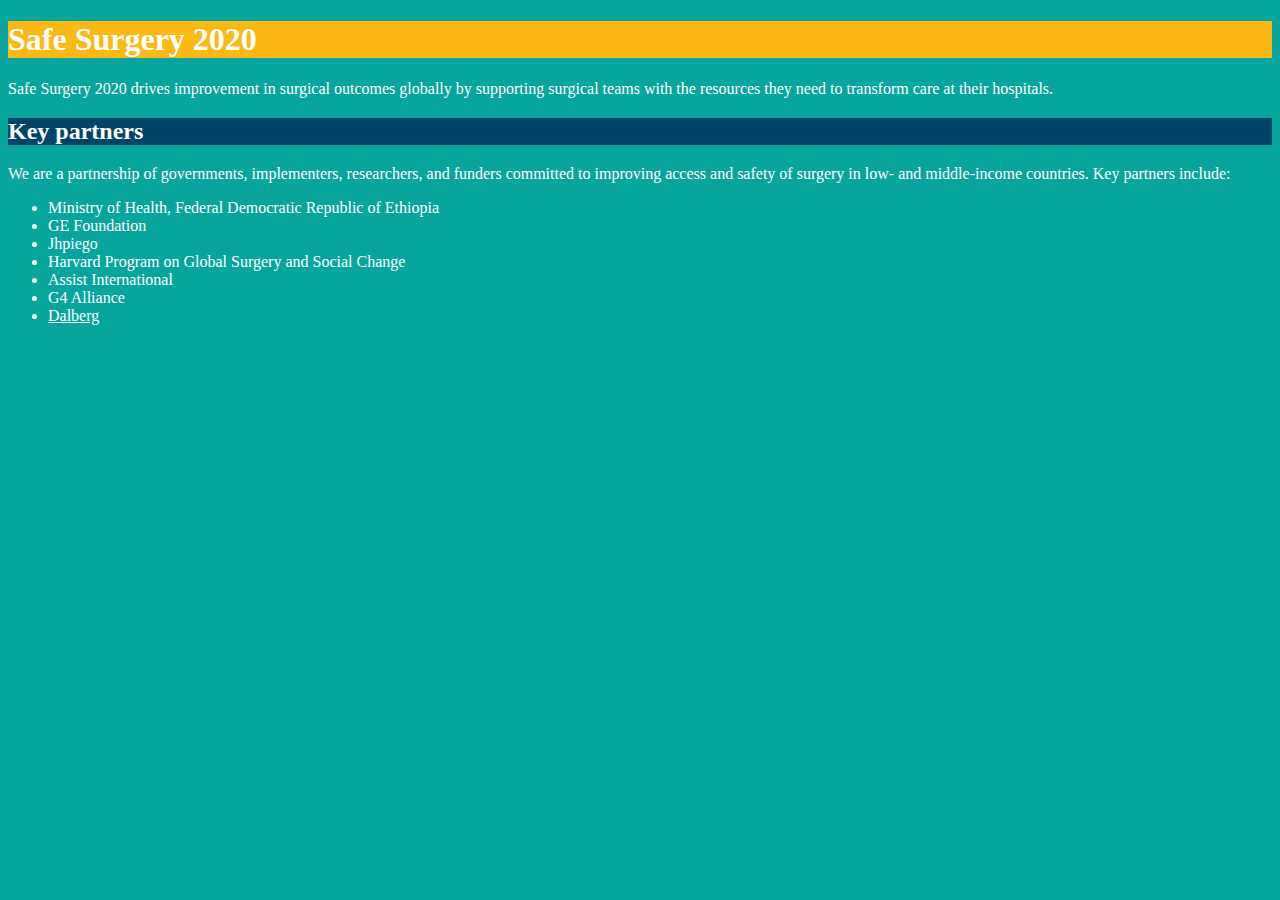
<file: index.html>
<!DOCTYPE html>

<head>

<link rel="stylesheet" type="text/css" href="css/style.css">

<title>Safe Surgery 2020 
</title>

<body>
	<h1>Safe Surgery 2020</h1>

	<p>Safe Surgery 2020 drives improvement in surgical outcomes globally by supporting surgical teams with the resources they need to transform care at their hospitals.</p>

	<h2>Key partners</h2>

	<p>We are a partnership of governments, implementers, researchers, and funders committed to improving access and safety of surgery in low- and middle-income countries. Key partners include:
	<ul>
	<li> Ministry of Health, Federal Democratic Republic of Ethiopia
	<li> GE Foundation
	<li> Jhpiego
	<li> Harvard Program on Global Surgery and Social Change
	<li> Assist International
	<li> G4 Alliance
	<li> <a href="www.dalberg.com">Dalberg</a>
	</ul>
</body>

<html>
</file>
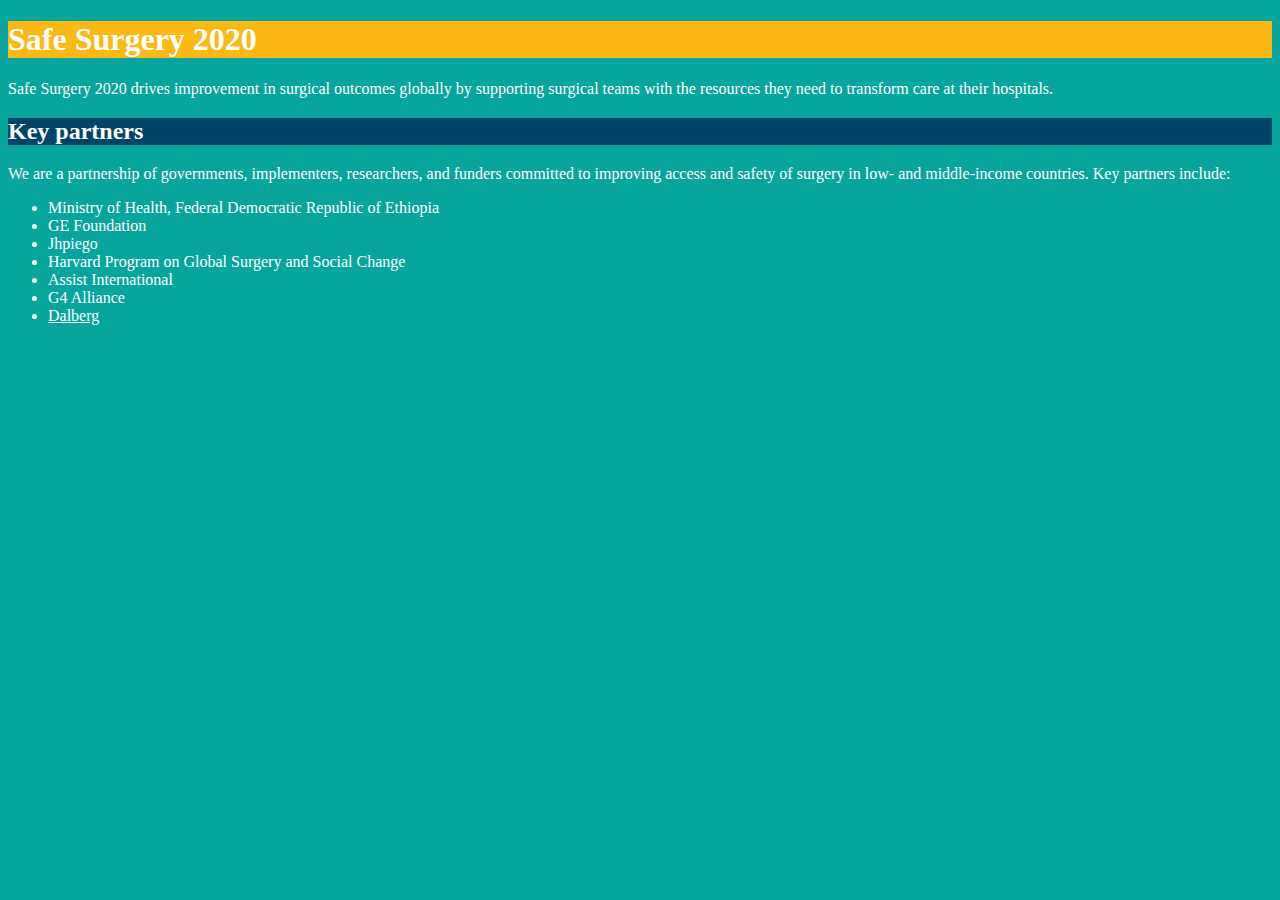
<file: unit_1/index.html>
<!DOCTYPE html>
<head>
	<link rel="stylesheet" type="text/css" href="css/style.css">
	<title>Safe Surgery 2020 </title>
</head>
<body>
	<h1>Safe Surgery 2020</h1>
	<p>Safe Surgery 2020 drives improvement in surgical outcomes globally by supporting surgical teams with the resources they need to transform care at their hospitals.</p>
	<h2>Key partners</h2>
	<p>We are a partnership of governments, implementers, researchers, and funders committed to improving access and safety of surgery in low- and middle-income countries. Key partners include:</p>
	<ul>
		<li> Ministry of Health, Federal Democratic Republic of Ethiopia</li>
		<li> GE Foundation</li>
		<li> Jhpiego</li>
		<li> Harvard Program on Global Surgery and Social Change</li>
		<li> Assist International</li>
		<li> G4 Alliance</li>
		<li> <a href="www.dalberg.com">Dalberg</a></li>
	</ul>
</body>
</html>
</file>
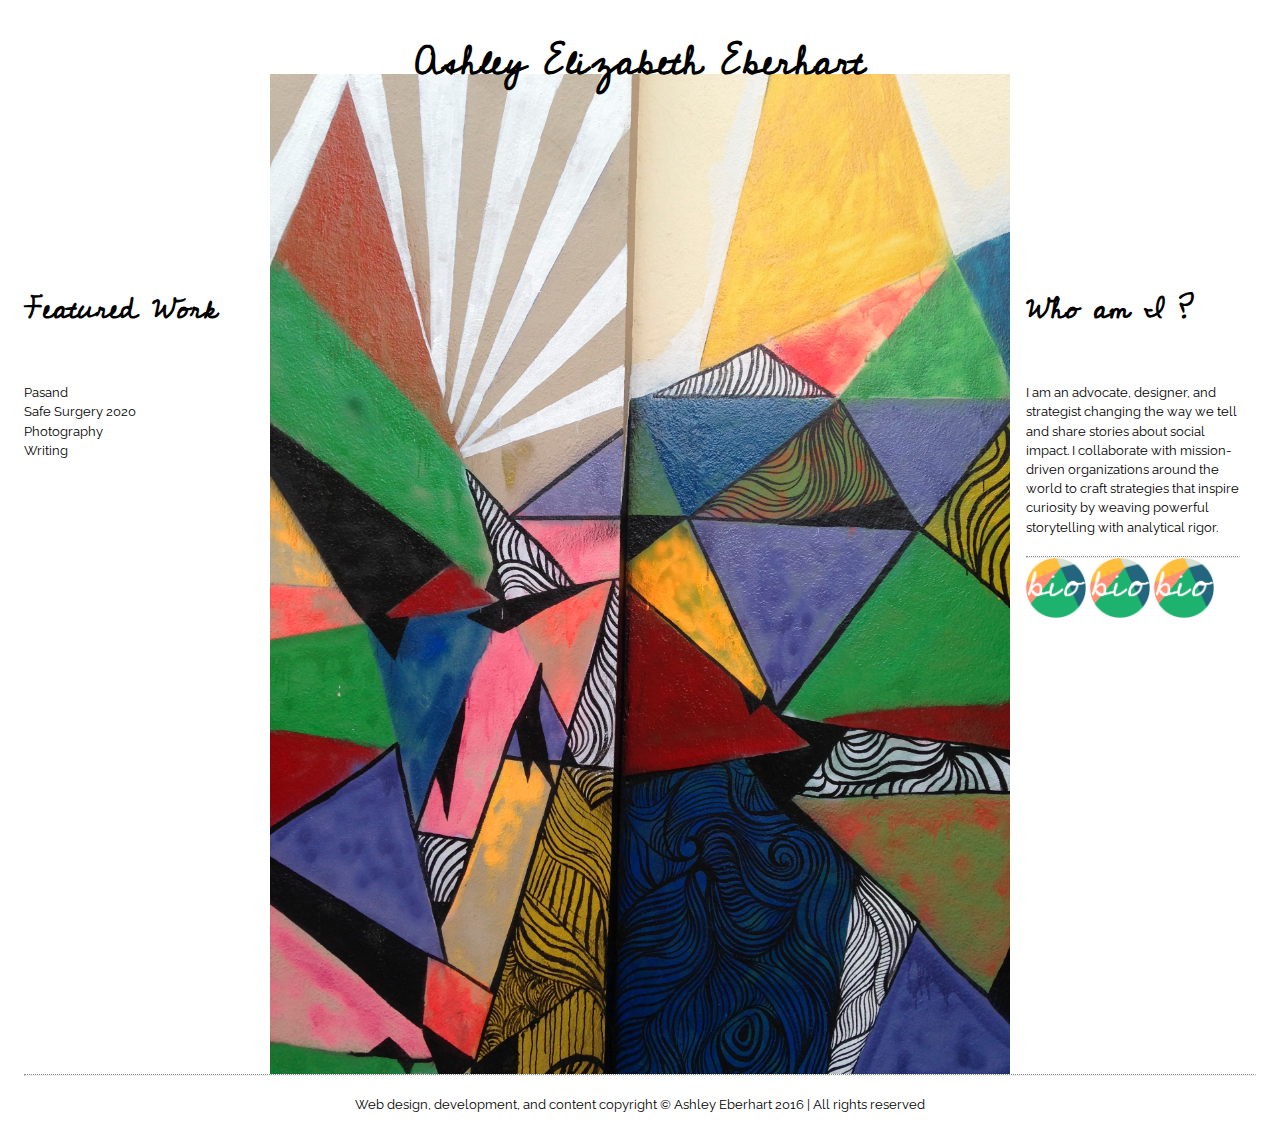
<file: unit_4/index.html>
<!DOCTYPE html>
<html>

<head>
	<title>Ashley Elizabeth Eberhart</title>
	<link rel="stylesheet" type="text/css" href="css/style.css">
</head>
<body>
	<div id="container">
		<header>
			<h1>Ashley Elizabeth Eberhart</h1>
		</header>
		<section id="leftbar">
			<h2>Featured Work</h2>
			<ul>
				<li><a href="www.pasand.org">Pasand</a></li>
				<li><a href="www.safesurgery2020.org">Safe Surgery 2020</a></li>
				<li>Photography</li>
				<li>Writing</li>
			</ul>
		</section>
		<div id="middlebar">
		</div>
		<section id="rightbar">
			<h2>Who am I ?</h2>
			<p id="slogan">I am an advocate, designer, and strategist changing the way we tell and share stories about social impact. I collaborate with mission-driven organizations around the world to craft strategies that inspire curiosity by weaving powerful storytelling with analytical rigor.</p>
			<hr>
			<a href="#"><img src="images/bio.png" height="60" width="60" title="Link to bio" alt="bio"></a>
			<a href="#"><img src="images/bio.png" height="60" width="60" title="Link to CV (button to be changed)" alt="bio"></a>
			<a href="#"><img src="images/bio.png" height="60" width="60" title="Link to Contact (button to be changed)" alt="bio"></a>
		</section>
		<footer>
			<hr>
			<p>Web design, development, and content copyright &copy; Ashley Eberhart 2016 | All rights reserved</p>
		</footer>
	</div>
</body>
</html>
</file>
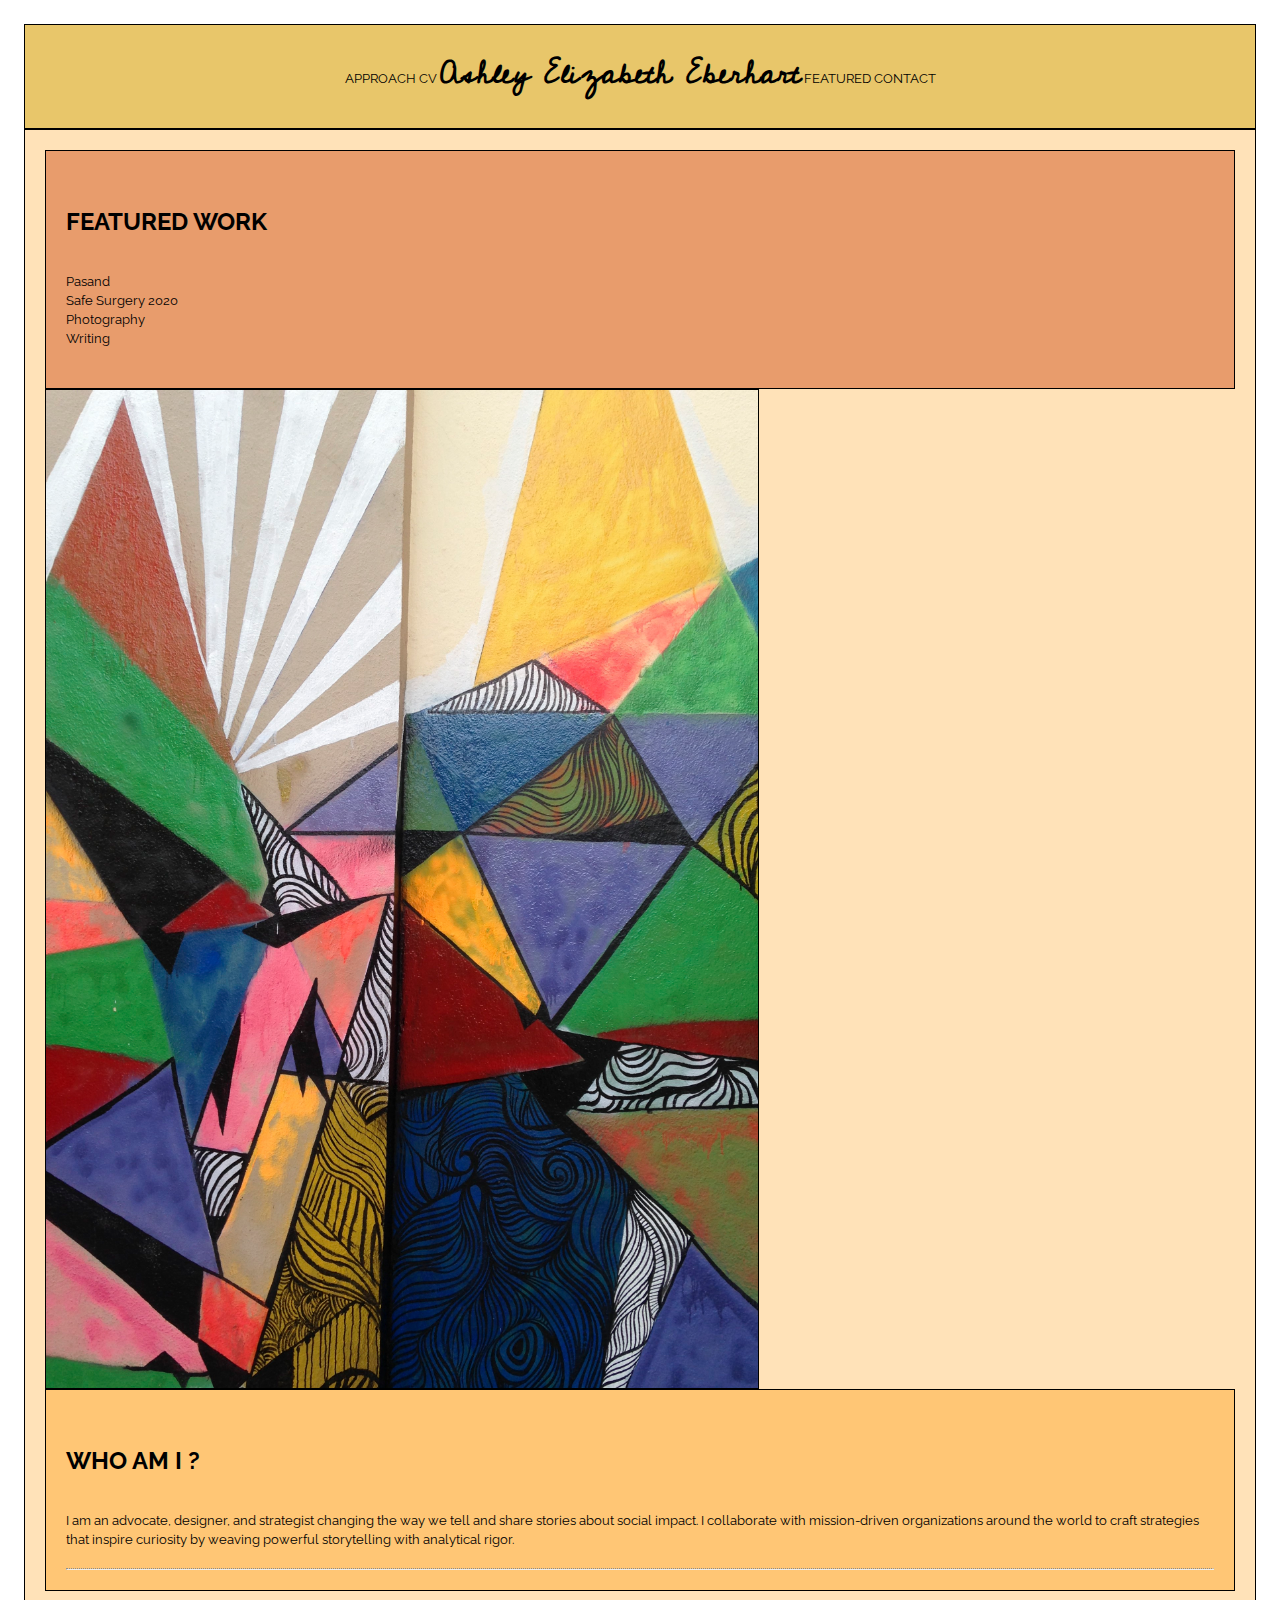
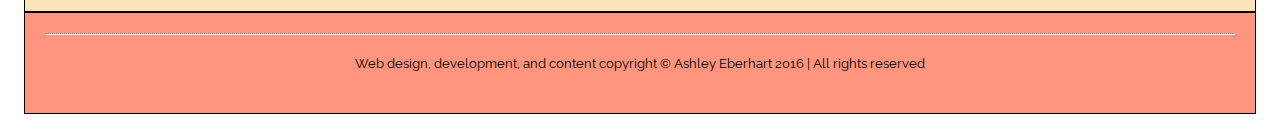
<file: unit_5/index.html>
<!DOCTYPE html>
<html>

<head>
	<title>Ashley Elizabeth Eberhart</title>
	<link rel="stylesheet" type="text/css" href="css/style.css">
</head>
<body>
	<div class="wrapper">
		
		<nav>
			<ul>
				<li class="menu"><a href="#">Approach</a></li>
				<li class="menu"><a href="#">CV</a></li>
				<li id="menulogo"><h1>Ashley Elizabeth Eberhart</h1></li>
				<li class="menu"><a href="#">Featured</a></li>
				<li class="menu"><a href="#">Contact</a></li>
			</ul>
		</nav>

		<section> 
			<article id="leftbar">
				<h2>Featured Work</h2>
				<ul>
					<li id="featured"><a href="www.pasand.org">Pasand</a></li>
					<li id="featured"><a href="www.safesurgery2020.org">Safe Surgery 2020</a></li>
					<li id="featured"><a href="#">Photography</a></li>
					<li id="featured"><a href="#">Writing</a></li>
				</ul>
			</article>
			<aside id=middlebar></aside>
			<aside id="rightbar">
				<h2>Who am I ?</h2>
				<p id="slogan">I am an advocate, designer, and strategist changing the way we tell and share stories about social impact. I collaborate with mission-driven organizations around the world to craft strategies that inspire curiosity by weaving powerful storytelling with analytical rigor.</p>
				<hr>
			</aside>
		</section>
		
		<footer>
			<hr>
			<p>Web design, development, and content copyright &copy; Ashley Eberhart 2016 | All rights reserved</p>
		</footer>

	</div>
</body>
</html>
</file>
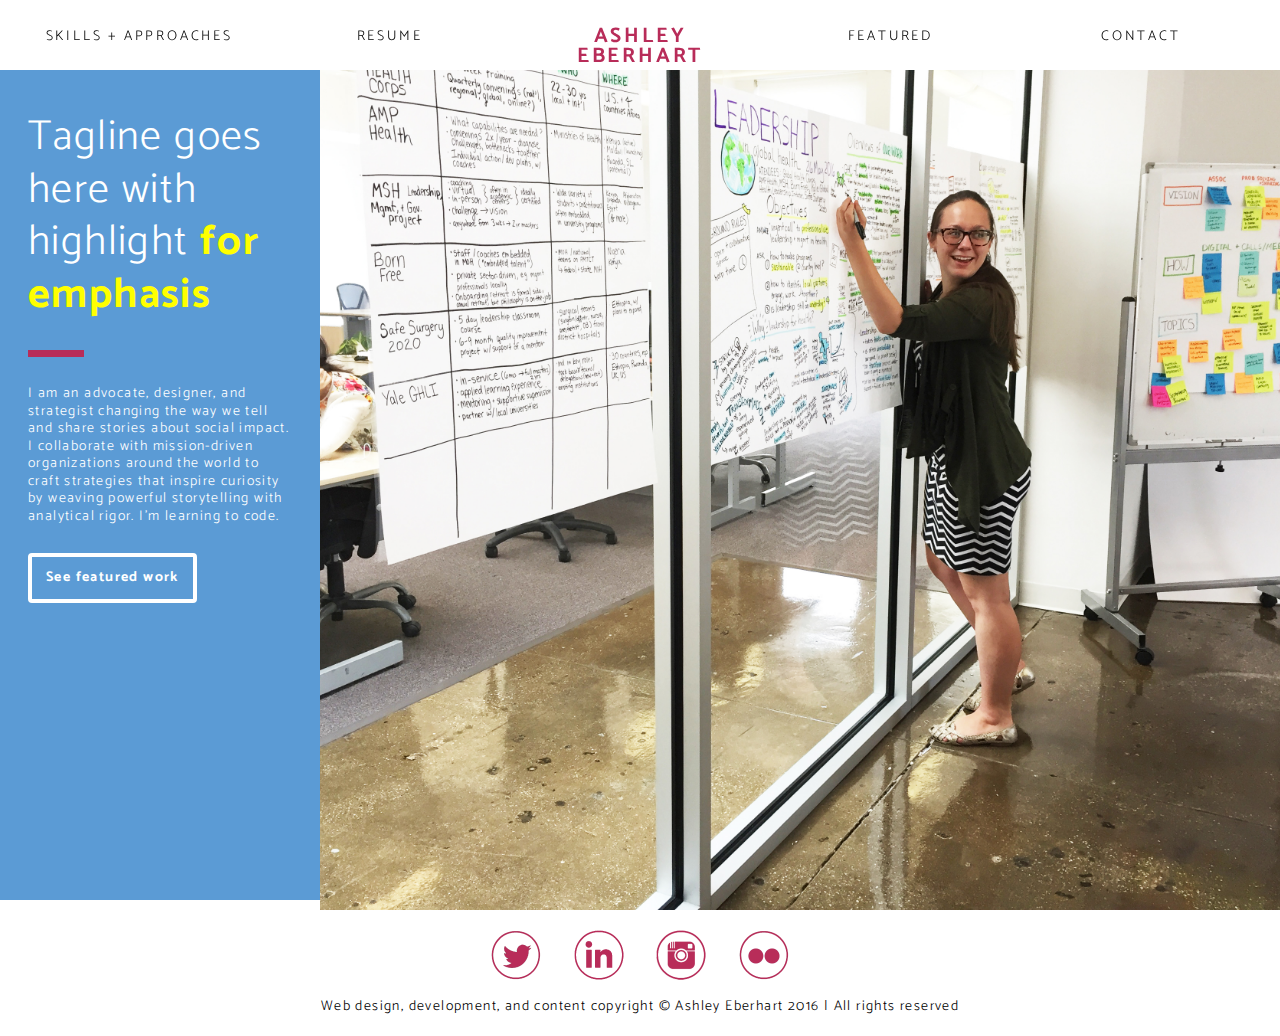
<file: unit_8/index.html>
<!DOCTYPE html>
<html>
<head>
	<title>Ashley Eberhart</title>
	<link rel="stylesheet" type="text/css" href="css/reset.css">
	<link rel="stylesheet" type="text/css" href="css/style.css">
	<link rel='shortcut icon' href='images/fav.png' type='image/x-icon'/>
	<meta name="viewport" content="width=device-width, initial-scale=1">
</head>
<body>
		<nav class="clearfix">
			<ul id="navigation">
				<li><a class="underline" href="#">skills + approaches</a></li>
				<li><a class="underline" href="docs/resume.pdf" target="_blank">resume</a></li>
				<li><a id="logo" href="index.html">ashley eberhart</a></li>
				<li><a class="underline" href="featured.html">featured</a></li>
				<li><a class="underline" href="mailto:ashley.eberhart@gmail.com" Subject="Hello">contact</a></li>
			</ul>
		</nav>

		<section class="clearfix">

			<aside class="overview">
				<h1>Tagline goes here with highlight <span id="highlight">for emphasis</span></h1>
				<hr>
				<p>I am an advocate, designer, and strategist changing the way we tell and share stories about social impact. I collaborate with mission-driven organizations around the world to craft strategies that inspire curiosity by weaving powerful storytelling with analytical rigor. I'm learning to code.</p>
				<a href="featured.html">See featured work</a>
			</aside>

			<article class="fullbleed">
			</article>

		</section>

		<footer class="clearfix">
			<a href="http://www.twitter.com/asheberhart" target="_blank"><img class="social" src="images/twitter.png"></a>
			<a href="http://www.linkedin.com/in/ashleyeberhart" target="_blank"><img class="social" src="images/linkedin.png"></a>
			<a href="https://www.instagram.com/eberheartsyou/" target="_blank"><img class="social" src="images/instagram.png"></a>
			<a href="https://www.flickr.com/photos/49731292@N08/albums" target="_blank"><img class="social" src="images/flickr.png"></a>
			<p>Web design, development, and content copyright &copy; Ashley Eberhart 2016 | All rights reserved</p>
		</footer>
		
		</div>
	</div>
</body>
</html>
</file>
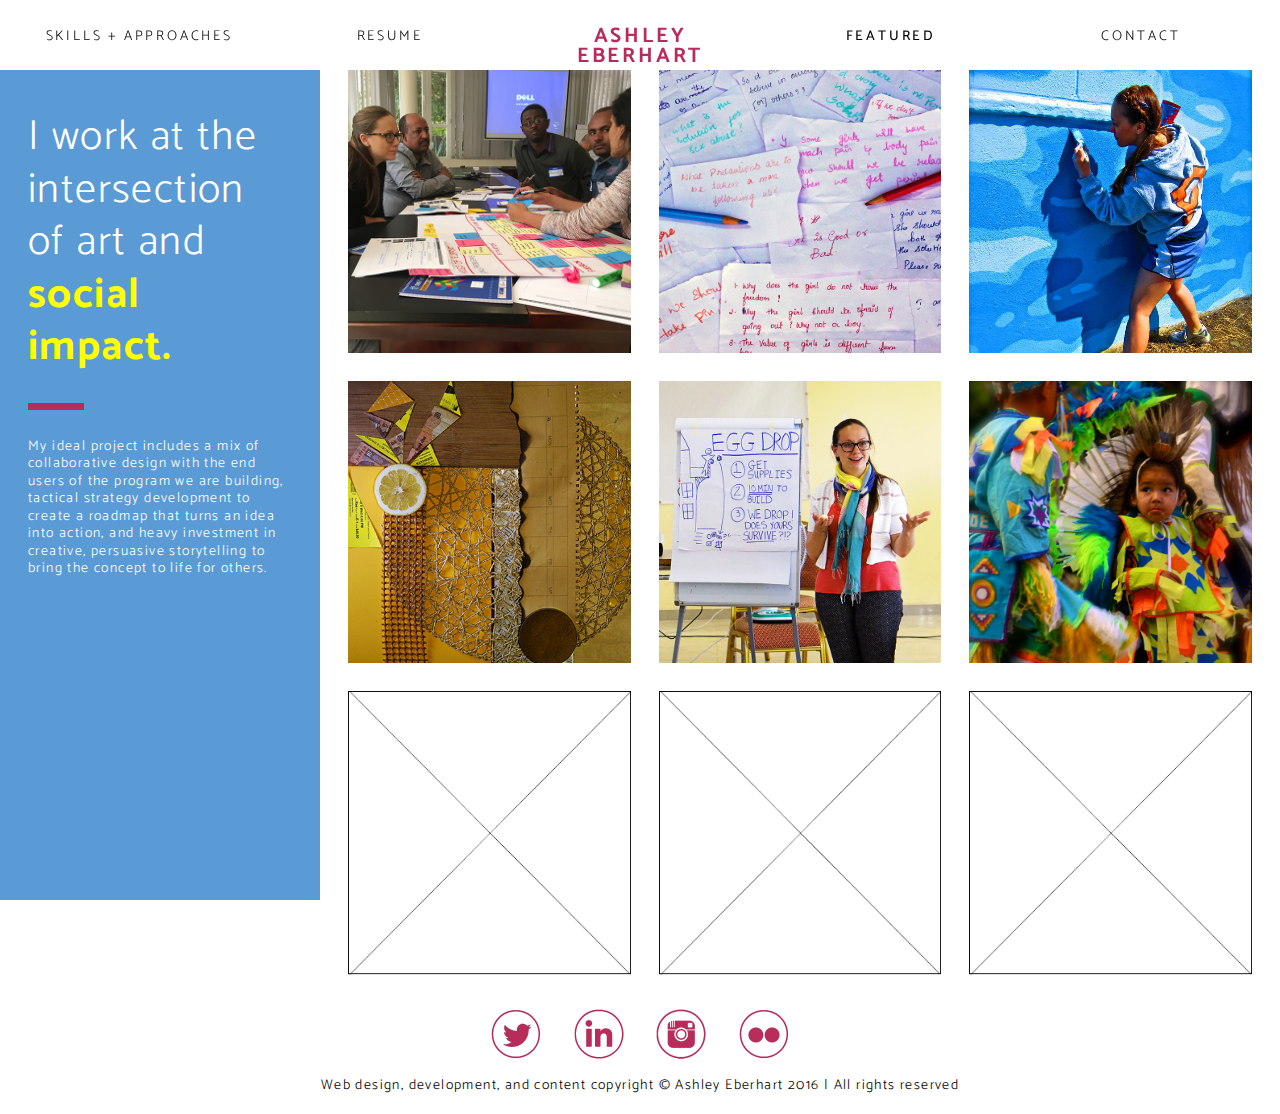
<file: unit_8/featured.html>
<!DOCTYPE html>
<html>
<head>
	<title>Ashley Eberhart</title>
	<link rel="stylesheet" type="text/css" href="css/reset.css">
	<link rel="stylesheet" type="text/css" href="css/style.css">
	<link rel='shortcut icon' href='images/fav.png' type='image/x-icon'/>
	<meta name="viewport" content="width=device-width, initial-scale=1">
</head>
<body>
	<div id="wrapper">
		<nav class="clearfix">
			<ul id="navigation">
				<li><a href="#">skills + approaches</a></li>
				<li><a href="docs/resume.pdf" target="_blank">resume</a></li>
				<li><a id="logo" href="index.html">ashley eberhart</a></li>
				<li><a class="bold" href="featured.html">featured</a></li>
				<li><a href=""mailto:ashley.eberhart@gmail.com?Subject=Hello"">contact</a></li>
			</ul>
		</nav>

		<section class="clearfix">
			

			<aside class="overview">
				<h1>I work at the intersection of art and <span id="highlight">social impact.</span></h1>
				<hr>
				<p>My ideal project includes a mix of collaborative design with the end users of the program we are building, tactical strategy development to create a roadmap that turns an idea into action, and heavy investment in creative, persuasive storytelling to bring the concept to life for others.</p>
			</aside>

			<article class="content">

				<div id="featured" class="clearfix">
					
					<div>
						<img src="images/ss2020_sq.jpg">
						<div class="overlay">
							<h3>Safe Surgery 2020</h3>
							<ul>
								<li class="gallery"><span class="bold">Project</span>: Using design research to develop a leadership program for surgical teams in Ethiopia</li>
								<li class="gallery"><a href="#"><span class="bold">Read more</span></a></li>
							</ul>
						</div>
					</div>

					<div>
						<img src="images/questionbox_sq.jpg">
						<div class="overlay">
							<h3>Pasand</h3>
							<ul>
								<li class="gallery"><span class="bold">Project</span>: Prototyping an interactive adolescent health program in Bangalore, India</li>
								<li class="gallery"><a href="#"><span class="bold">Read more</span></a></li>
							</ul>
						</div>
					</div>
			
					<div>
						<img src="images/muraling_sq.jpg">
						<div class="overlay">
							<h3>Trenton Mural Arts Project</h3>
							<ul>
								<li class="gallery"><span class="bold">Project</span>: Developing participatory community-based mural arts practices in Trenton, New Jersey</li>
								<li class="gallery"><a href="#"><span class="bold">Read more</span></a></li>
							</ul>
						</div>
					</div>
					
					<div>
						<img src="images/vislang.jpg">
						<div class="overlay">
							<h3>Principles of Visual Language</h3>
							<p>Pursuing continuing education to sharpen my skills in color theory, typography, and composition</p>
							<p><a href="#">Read more</a></p>
						</div>
					</div>

					<div>
						<img src="images/eggdrop_sq.jpg">
						<div class="overlay">
							<h3>Safe Surgery 2020</h3>
							<p>Changing the narrative around access to safe, affordable surgical care with marketing and branding</p>
							<p><a href="#">Read more</a></p>
						</div>
					</div>					

					<div>
						<img src="images/pineridge_sq.jpg">
						<div class="overlay">
							<h3>Oglala Lakota CASA</h3>
							<p>Sharing the experience of living on an Indian reservation through photography</p>
							<p><a href="#">Read more</a></p>
						</div>
					</div>

					<div>
						<img src="images/temp.png">
						<div class="overlay">
							<h3>Insert title here</h3>
							<p>Short description of the project</p>
							<p><a href="#">Read more</a></p>
						</div>
					</div>

					<div>
						<img src="images/temp.png">
						<div class="overlay">
							<h3>Insert title here</h3>
							<p>Short description of the project</p>
							<p><a href="#">Read more</a></p>
						</div>
					</div>

					<div>
						<img src="images/temp.png">
						<div class="overlay">
							<h3>Insert title here</h3>
							<p>Short description of the project</p>
							<p><a href="#">Read more</a></p>
						</div>
					</div>

			</article>
		
		</section>

<div class="wrapper">
			<footer>
				<a href="http://www.twitter.com/asheberhart" target="_blank"><img class="social" src="images/twitter.png"></a>
				<a href="http://www.linkedin.com/in/ashleyeberhart" target="_blank"><img class="social" src="images/linkedin.png"></a>
				<a href="https://www.instagram.com/eberheartsyou/" target="_blank"><img class="social" src="images/instagram.png"></a>
				<a href="https://www.flickr.com/photos/49731292@N08/albums" target="_blank"><img class="social" src="images/flickr.png"></a>
				<p>Web design, development, and content copyright &copy; Ashley Eberhart 2016 | All rights reserved</p>
			</footer>
		</div>
	</div>
</body>
</html>
</file>
<file: css/style.css>
body {
	background-color: #08A59F;
}

h1{
	background-color: #FCB813; color: white;
}

h2{
	background-color: #014467; color:white;
}

p{
	color: white;
}

li{
	color:white;
}

a{
	color:white; visited:white; hover:white; active:white;
}
</file>
<file: unit_1/css/style.css>
body {
	background-color: #08A59F;
	color:#fff;
}
h1{
	background-color: #FCB813; 
}
h2{
	background-color: #014467; 
}
a, a:visited{
	color:inherit;
}
</file>
<file: unit_4/css/style.css>
/*Topics to dicuss: padding makes the right col shift to
bottom of screen; fixing columns + scrolling middle content; getting header to 
not overlap with image; line height in between h2 and body copy; padding*/

@import url(https://fonts.googleapis.com/css?family=Cedarville+Cursive);
@import url(https://fonts.googleapis.com/css?family=Raleway:400,600,700);

/*note: is this the right way to think about a 3-column structure?*/
/*How can I make this responsive?*/
* { margin:0; padding:0; box-sizing:border-box; }
header {
	height:50px;
	background-color:white;
}

#container {
	max-width: 1500px;
	margin:0 auto;
}

#leftbar {
	float:left;
	width: 20%;
	padding-top: 10em;
}

#middlebar {
	background: url(../images/mural.jpg);
	background-size: cover;	
	float:left;
	width:60%;
	height:1000px;
}

#rightbar {
	text-align:left;
	float:left;
	width:20%;
	padding: 10em 1em 0;
}

footer {
	clear:both;
	background-color:white;
	height:50px;
	color:black;
	text-align:center;
}


/*STYLE ELEMENTS*/

a:link, a:visited {
	text-decoration: none;
	color:black;
}

a:hover { 
    background-color: rgba(255,190,60,.5);
}

body {
	text-align: left;
	background: white;
	font-family: "Raleway", serif;
	color: black;
	margin:1.5em;
}

#buttons {
	text-align:center;
}

hr {
	width:100%;
	text-align:left
	margin:1.5em;
	border-top: 1px dotted #8c8b8b;
}

h1 {
	font-family:'Cedarville Cursive', cursive;
	font-size: 2.5em;
	text-align:center;
	/* margin: 1.5em; */
	color:black;
}

h2 {
	font-family:'Cedarville Cursive', cursive;
	font-size: 1.9em;
	margin: 1.5em 0;
}

p, ul {
	font-family: "Raleway", serif;
	list-style-type: none;
	font-size:.8em;
	line-height: 1.5em;
	margin: 1.5em 0;
}
</file>
<file: unit_5/css/style.css>
@import url(https://fonts.googleapis.com/css?family=Cedarville+Cursive);
@import url(https://fonts.googleapis.com/css?family=Raleway:400,600,700);

* { margin:0; padding:0; box-sizing:border-box; }

/*SEMANTIC ELEMENTS (IN ORDER OF APPEARANCE)*/


#wrapper {
	max-width: 1500px;
	margin:0 auto;
}

nav {
	background-color:#E8C66A;
    border: 1px black solid;
    padding: 20px;
    text-align:center;
}

section {
	background-color:#FFE2B8;
    border: 1px black solid;
    padding: 20px;
}

#leftbar {
	background-color:#E89C6C;
    border: 1px black solid;
    padding: 20px;
}

#middlebar {
	background: url(../images/mural.jpg);
	background-size: cover;	
	width:60%;
	height:1000px;
    border: 1px black solid;
    padding: 20px;
}

#rightbar {
	background-color:#FFC675;
    border: 1px black solid;
    padding: 20px;
}

footer {
	clear:both;
	color:black;
	text-align:center;
	background-color:#FF957E;
    border: 1px black solid;
    padding: 20px;
}


/*STYLE ELEMENTS (IN ALPHABETICAL ORDER)*/

a:link, a:visited {
	text-decoration: none;
	color:black;
}

a:hover { 
    background-color: rgba(255,190,60,.5);
}

body {
	text-align: left;
	background: white;
	font-family: "Raleway", serif;
	color: black;
	margin:1.5em;
}

#buttons {
	text-align:center;
}

h1 {
	font-family:'Cedarville Cursive', cursive;
	font-size: 2.5em;
	text-align:center;
	/* margin: 1.5em; */
	color:black;
}

h2 {
	font-family:'Raleway', serif;
	text-transform: uppercase;
	font-size: 1.5em;
	margin: 1.5em 0;
}

hr {
	width:100%;
	text-align:left
	margin:1.5em;
	border-top: 1px dotted #8c8b8b;
}

li {
	border: dotted none;
}

.menu {
	display:inline-block;
	text-transform: uppercase;
}

#menulogo {
	display:inline-block;
}

p, ul {
	font-family: "Raleway", serif;
	list-style-type: none;
	font-size:.8em;
	line-height: 1.5em;
	margin: 1.5em 0;
}
</file>
<file: unit_8/css/style.css>
@import url(https://fonts.googleapis.com/css?family=Catamaran:500,700,800,400,300);

/*COLOR REFERENCES
blue: 		#5B9BD5	OR rgb(91,155,213)
purple: 	#B82C59 OR rgb(184,44,89)
yellow:		#FFFF00	OR rgb(255,255,0)
*/


/* ------------------------------------------------>>> RESETS & OVERRIDES <<< ------------------------------------------------ */

* { margin:0; padding:0; box-sizing:border-box; }

#wrapper {
	margin:0 auto;
}

/* ------------------------------------------------>>> TYPEFACES <<< ------------------------------------------------ */

body {
	font-size:14px;
	font-family: Catamaran, Helvetica, sans-serif;
	color:white;
	letter-spacing:.1em;
	font-weight:300;
}

h1, p, h2, h3, li {
	line-height:1.25em;
}

h1 {
	font-size:3em;
}

h2 {
	font-size:2em;
}

h3 {
	font-size:1.5em;
	font-weight:700;
	padding-bottom:1em;
	text-transform:uppercase;
	letter-spacing: .2em;
}

section li {
	list-style-type: none;
	padding-bottom: 1.5em;
}

footer p {
	color:black;
}

#highlight {
	color:yellow;
	font-weight:700;
}

.bold {
	font-weight:500;
}

#logo {
	font-weight:700;
}

hr {
	width:4em;
	border:none;
	text-align:left
	padding:2em 0em 2em 0em;
	margin:2em 0em 2em 0em;
	text-align:middle;
	border-top: .5em solid #B82C59;
}

/* ------------------------------------------------>>> LINK STYLES <<< ------------------------------------------------ */

/*ALL*/

a, a:hover, a:visited {
	text-decoration:none;
	border:none;
}

/*NAV*/

nav a {
	color:black;
}

nav a:hover, nav a:active {
	border-bottom: .5em solid #B82C59;
	background-color:none;
}

a:hover#logo {
	border:none;
}


/*ASIDE*/

.overview a {
	text-align:center;
	letter-spacing:.1em;
	border-radius: 4px;
	border: 4px solid white;
	padding:1em;
	margin: 2em 0em 4em 0em;
	display:inline-block;
	font-weight:700;
	color:white;
}

.overview a:hover, .overview a:active {
	background-color:#B82C59;
	color:white;
	border-radius: 4px;
	border: 4px solid white;
}

/*FOOTER*/

footer a:hover, footer a:active {
	text-decoration:none;
	border:none;
}

footer a {
	padding: 1em;
}


/* ------------------------------------------------>>>LAYOUT<<< ------------------------------------------------ */

/*NAVIGATION STYLES*/

nav {
	background-color: rgb(255, 255, 255);
	width: 100%;
	padding: 0em;
	margin-bottom:1em;
	position: fixed;
	z-index: 2;
}

.table {
	display:table;
	margin:0 auto;
}

nav ul {
	list-style: none;
	padding: 1em;
	list-style-type;none;
}

nav li {
	float:left;
	letter-spacing:.2em;
	font-size:1em;
	padding: 1em;
	height:4em;
	width:20%;
	text-align:center;
	text-transform:uppercase;
}

#logo {
	font-size: 1.5em;
	padding:0em;
	color:#B82C59;
}


/*BODY SECTIONS*/

aside.overview {
	width:25%;
	z-index: 1;
	padding: 8em 2em 4em 2em;
	background-color: rgb(91,155,213);
	position: fixed;
	left: 0;
	height: 100%;
}

.fullbleed {
	padding:20px;
	background: url(../images/globalhealth.JPG);
	background-size: cover;	
	background-position:center;
	width:75%;
	height:65em;
    float:right;
}

.featured div {
	margin: 0 auto;
	width: 80%;
}

.content {
	padding-left:1em;
	padding-right:1em;
	background-color:white;
	margin: 0 auto;
	background-size: cover;
	width:75%;
	float:right;
	padding-top: 4em;
}

.clearfix:after {
	visibility: hidden;
	display: block;
	font-size: 0;
	content: " ";
	clear: both;
	height: 0;
}

img {
	width: 100%;
}

/*FOOTER*/

footer {
	clear:both;
	color:black;
	text-align:center;
	background-color: rgb(255, 255, 255);
	padding: 20px;
	line-height:3em;
	width:100%;
	position: relative;
	bottom: 0;
	width: 100%;
	z-index: 2;
}

.social {
    height: auto; 
    width: auto; 
    max-width: 50px; 
    max-height: 50px;
}


/*GALLERY*/

#featured>div {
	float:left;
	line-height:0;
	overflow:hidden;
	padding:1em;
	position:relative;
	width:33.33%;
}

#featured img {
	width:100%;
}
.overlay {
	background-color:rgba(184,44,89,0);
	color:rgba(255,255,255,0);
	margin:1em;
	padding:2em 2em 2em 2em;
	position:absolute;
	top:0;
	left:0;
	right:0;
	bottom:0;
}

#featured div:hover .overlay {
	background-color:rgba(184,44,89,.7);
	color:rgba(255,255,255,1);
}

#featured div a {
	color:rgba(255,255,255,0);
}

#featured div:hover a {
	color:white;
}

#featured a:hover {
	border-bottom: .5em solid white;
}


/* ------------------------------------------------>>>RESPONSIVENESS<<< ------------------------------------------------ */


@media only screen 
and (max-width : 1025px) {

	body {
		font-size:18px;
		color:white;
		line-height:.5em;
	}

	h3 {
		font-size:2em;
	}

	aside.overview {
	width:100%
	padding: 2em 2em 2em 2em;
	}

	nav li {
	padding: 3em;
	}

	body, nav, aside, section, footer, .clearfix, aside.overview, .fullbleed, nav li {
		position:static;
		float:none;
		width:100%;
	}

	#featured>div {
		float: none;
		width:100%;
	}

	.overlay {
		background-color:rgba(184,44,89,.7);
		color:rgba(255,255,255,1);
	}

	#featured div a {
	color:rgba(255,255,255,1);
	border-bottom:.5em solid white;
	}

	.content {
	width:100%;
	}

}
</file>
